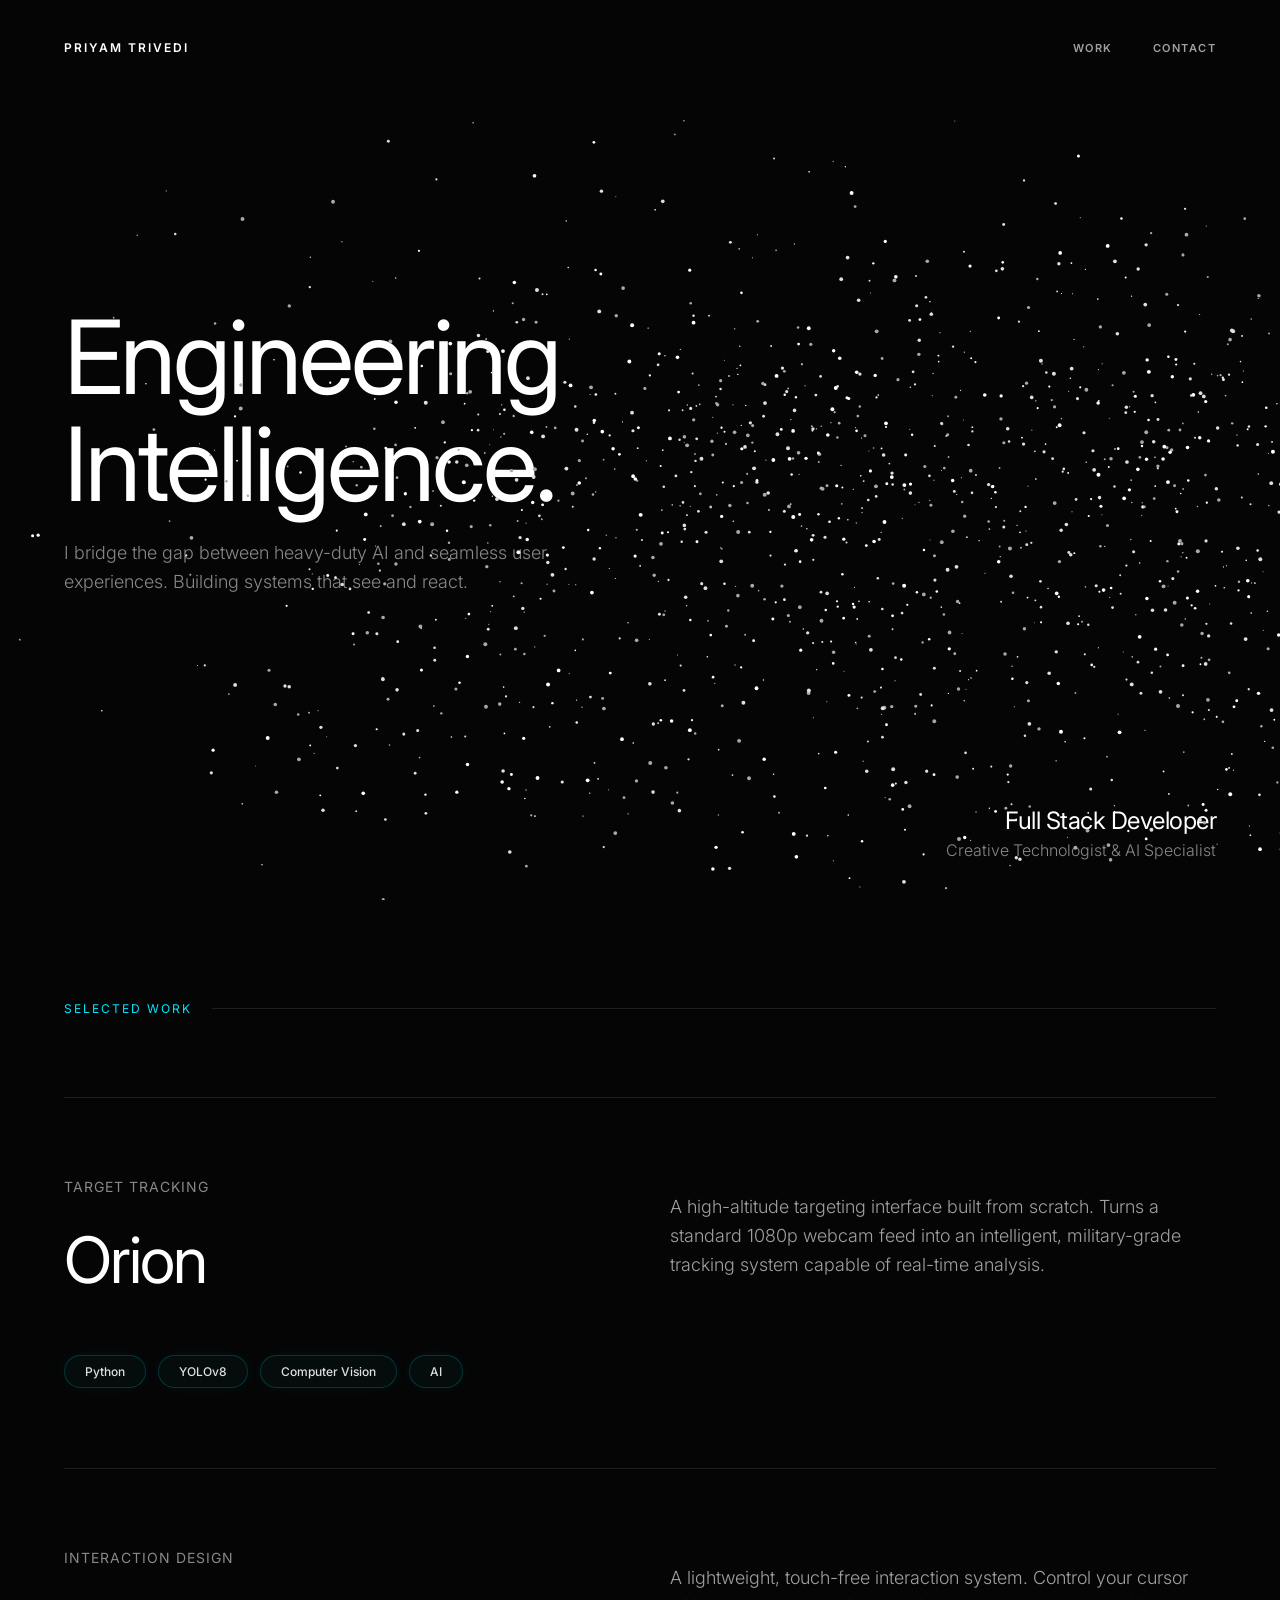
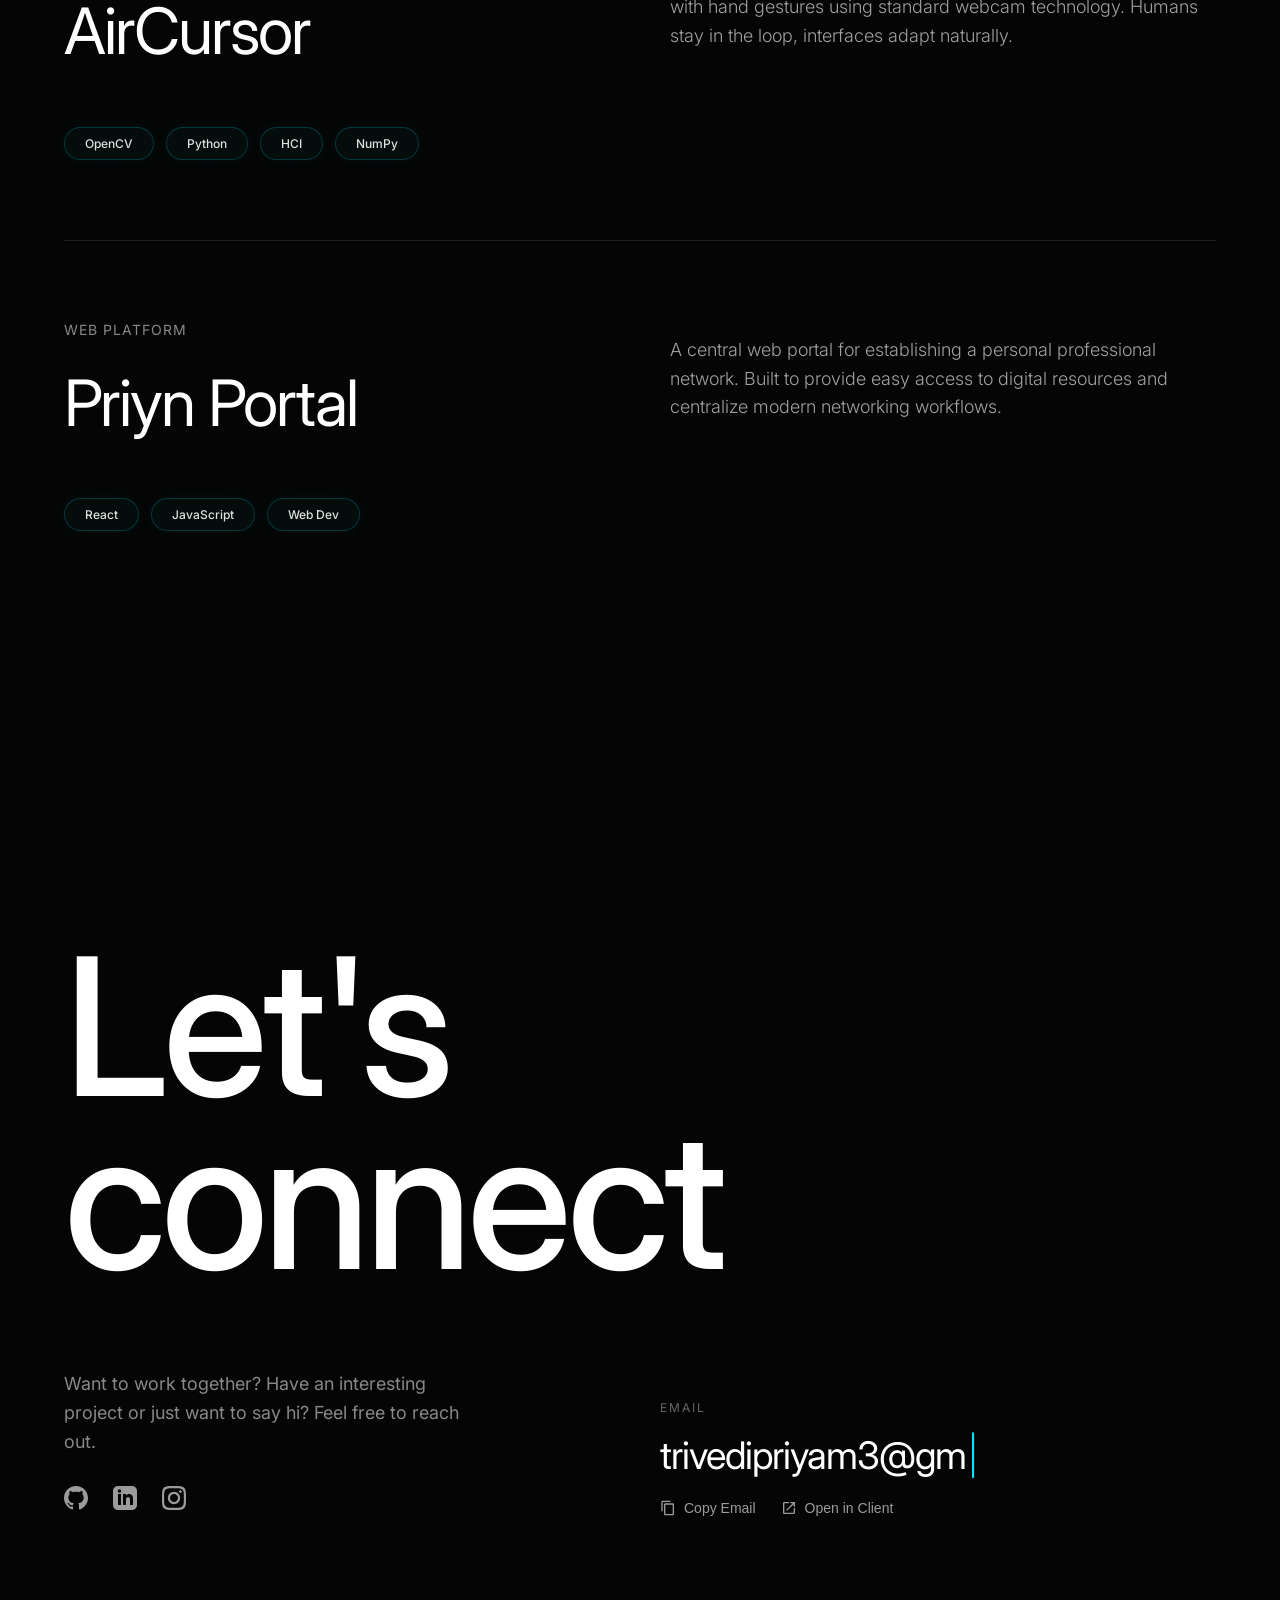
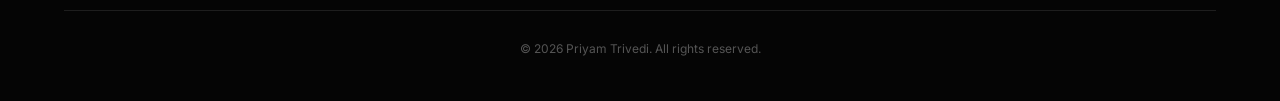
<file: Index.html>
<!DOCTYPE html>
<html lang="en">
<head>
    <meta charset="UTF-8">
    <meta name="viewport" content="width=device-width, initial-scale=1.0">
    <title>Priyam Trivedi - Portfolio</title>
    
    <link rel="preconnect" href="https://fonts.googleapis.com">
    <link rel="preconnect" href="https://fonts.gstatic.com" crossorigin>
    <link href="https://fonts.googleapis.com/css2?family=Inter:wght@300;400;500;600;800&display=swap" rel="stylesheet">
    
    <style>
        /* --- Custom Sleek Scrollbar --- */
        ::-webkit-scrollbar {
            width: 6px;
        }
        ::-webkit-scrollbar-track {
            background: #050505; 
        }
        ::-webkit-scrollbar-thumb {
            background: #2a2a2a; 
            border-radius: 10px;
        }
        ::-webkit-scrollbar-thumb:hover {
            background: #4a4a4a; 
        }
        * {
            scrollbar-width: thin;
            scrollbar-color: #2a2a2a #050505;
        }

        html {
            scroll-behavior: smooth;
        }

        body {
            margin: 0;
            padding: 0;
            background-color: #050505;
            color: #ffffff;
            font-family: 'Inter', sans-serif;
            overflow-x: hidden;
            position: relative;
            -webkit-font-smoothing: antialiased;
            -moz-osx-font-smoothing: grayscale;
        }

        /* --- Particle Canvas --- */
        #particle-canvas {
            position: fixed; 
            top: 0;
            left: 0;
            width: 100vw;
            height: 100vh;
            z-index: 100; /* Elevated to 100 to ensure it always renders on top of all backgrounds! */
            pointer-events: none; 
        }

        .content-wrapper {
            position: relative;
            z-index: 10;
        }

        /* --- Top Navigation --- */
        .top-nav {
            position: absolute;
            top: 0;
            left: 0;
            width: 100%;
            padding: 40px 5%;
            box-sizing: border-box;
            display: flex;
            justify-content: space-between;
            align-items: center;
            z-index: 20;
            pointer-events: auto;
        }

        .nav-brand {
            font-size: 12px;
            font-weight: 600;
            letter-spacing: 2px;
            text-transform: uppercase;
        }

        .nav-links {
            display: flex;
            gap: 40px;
        }

        .nav-links a {
            color: #a0a0a0;
            text-decoration: none;
            font-size: 11px;
            font-weight: 600;
            letter-spacing: 1.5px;
            text-transform: uppercase;
            transition: color 0.3s ease;
        }

        .nav-links a:hover { color: #ffffff; }

        /* --- Hero Section --- */
        .hero-section {
            height: 100vh;
            display: flex;
            align-items: center;
            padding: 0 5%;
            box-sizing: border-box;
            pointer-events: none; 
            position: relative;
        }

        .hero-main-text {
            pointer-events: auto;
            max-width: 900px;
            z-index: 2;
        }

        .hero-main-text h1 {
            font-size: clamp(60px, 8vw, 120px);
            font-weight: 400;
            margin: 0 0 20px 0;
            line-height: 1.05;
            letter-spacing: -3px;
            color: #ffffff;
        }

        .hero-main-text p {
            font-size: 18px;
            line-height: 1.6;
            color: #888;
            margin: 0;
            max-width: 500px;
            font-weight: 300;
        }

        .hero-bottom-right {
            position: absolute;
            bottom: 40px;
            right: 5%;
            text-align: right;
            pointer-events: auto;
        }

        .hero-bottom-right h2 {
            font-size: 24px;
            font-weight: 400;
            margin: 0 0 5px 0;
            letter-spacing: -0.5px;
        }

        .hero-bottom-right p {
            font-size: 16px;
            color: #888;
            margin: 0;
            font-weight: 300;
        }

        /* --- Projects Section --- */
        .projects-section {
            background: linear-gradient(to bottom, rgba(5,5,5,0) 0%, rgba(5,5,5,0.98) 15%, #050505 30%);
            padding: 100px 5% 100px 5%;
            min-height: 100vh;
            pointer-events: auto;
        }

        .section-header {
            display: flex;
            align-items: center;
            gap: 20px;
            margin-bottom: 80px;
        }

        .section-header span {
            color: #00e5ff; 
            font-size: 12px;
            letter-spacing: 2px;
            text-transform: uppercase;
        }

        .section-header hr {
            flex-grow: 1;
            border: none;
            border-top: 1px solid rgba(255, 255, 255, 0.1);
        }

        .project-row {
            display: grid;
            grid-template-columns: 1fr 1fr; 
            gap: 60px;
            padding: 80px 0;
            border-top: 1px solid rgba(255, 255, 255, 0.1);
            transition: all 0.4s ease;
        }

        .project-left {
            display: flex;
            flex-direction: column;
            justify-content: flex-start;
        }

        .project-title {
            font-size: clamp(40px, 5vw, 64px);
            font-weight: 400;
            margin: 0 0 30px 0;
            letter-spacing: -2px;
            color: #ffffff;
            line-height: 1.1;
        }

        .project-subtitle {
            font-size: 14px;
            color: #888;
            margin-bottom: 30px;
            letter-spacing: 1px;
            text-transform: uppercase;
        }

        .project-right {
            display: flex;
            flex-direction: column;
            justify-content: flex-start;
            padding-top: 15px; 
        }

        .project-right p {
            font-size: 18px;
            line-height: 1.6;
            color: #a0a0a0;
            margin: 0;
            font-weight: 300;
            max-width: 600px;
        }

        .tags-container {
            display: flex;
            flex-wrap: wrap;
            gap: 12px;
            margin-top: 30px;
        }

        .glow-tag {
            padding: 8px 20px;
            font-size: 12px;
            font-weight: 500;
            color: #e0e0e0;
            border: 1px solid rgba(0, 229, 255, 0.2); 
            border-radius: 40px;
            background: rgba(0, 229, 255, 0.03); 
            box-shadow: 0 0 15px rgba(0, 229, 255, 0.05); 
            transition: all 0.3s ease;
            cursor: default;
        }

        .project-row:hover .glow-tag {
            border-color: rgba(0, 229, 255, 0.5);
            box-shadow: 0 0 20px rgba(0, 229, 255, 0.15);
            color: #ffffff;
        }

        /* --- Contact Section --- */
        .contact-section {
            background-color: #050505;
            padding: 5vh 5% 5vh 5%;
            min-height: 100vh;
            display: flex;
            flex-direction: column;
            justify-content: space-between;
            pointer-events: auto;
            position: relative;
        }

        /* The zone for the new magnetic dot grid - FULL BLEED EDGE TO EDGE */
        .magnetic-banner-zone {
            width: 100vw; /* Spans entire screen width */
            height: 120px; 
            position: relative;
            left: 50%;
            right: 50%;
            margin-left: -50vw; /* Pulls it out of the padded container */
            margin-right: -50vw;
            margin-bottom: 60px;
            pointer-events: none;
        }

        .contact-massive-title {
            font-size: clamp(80px, 15vw, 250px);
            font-weight: 500;
            line-height: 0.9;
            letter-spacing: -5px;
            margin: 0;
            color: #ffffff;
        }

        .contact-grid {
            display: grid;
            grid-template-columns: 1fr 1fr;
            gap: 40px;
            margin-top: 80px;
            margin-bottom: 60px;
        }

        .contact-left p {
            font-size: 18px;
            color: #888;
            max-width: 400px;
            line-height: 1.6;
            margin: 0 0 30px 0;
        }

        .social-icons {
            display: flex;
            gap: 25px;
        }

        .social-icons svg {
            width: 24px;
            height: 24px;
            fill: #fff;
            transition: opacity 0.3s ease;
            cursor: pointer;
            opacity: 0.6;
        }

        .social-icons svg:hover { opacity: 1; }

        .email-zone {
            display: flex;
            flex-direction: column;
            justify-content: center;
            padding: 30px 0; 
            position: relative;
        }

        .email-label {
            font-size: 12px;
            letter-spacing: 2px;
            color: #666;
            text-transform: uppercase;
            margin-bottom: 15px;
        }

        .email-typing-container {
            display: flex;
            align-items: center;
            margin-bottom: 20px;
            min-height: 50px; 
        }

        .email-link {
            font-size: clamp(18px, 3.5vw, 38px); 
            font-weight: 400;
            color: #fff;
            text-decoration: none;
            letter-spacing: -1px;
            transition: color 0.3s;
            white-space: nowrap; 
        }

        .email-link:hover { color: #00e5ff; }

        .typing-cursor {
            font-size: clamp(18px, 3.5vw, 38px);
            font-weight: 300;
            color: #00e5ff; 
            animation: blink 1s step-end infinite;
            margin-left: 2px;
        }

        @keyframes blink {
            50% { opacity: 0; }
        }

        .email-actions {
            display: flex;
            gap: 25px;
        }

        .email-actions button {
            background: transparent;
            border: none;
            color: #fff;
            font-size: 14px;
            cursor: pointer;
            display: flex;
            align-items: center;
            gap: 8px;
            padding: 0;
            opacity: 0.6;
            transition: opacity 0.3s;
        }

        .email-actions button:hover { opacity: 1; }

        .email-actions svg {
            width: 16px;
            height: 16px;
            fill: currentColor;
        }

        .footer-credits {
            border-top: 1px solid rgba(255, 255, 255, 0.1);
            padding-top: 30px;
            font-size: 12px;
            color: #555;
            text-align: center;
        }

        /* --- Responsive Design --- */
        @media (max-width: 1024px) {
            .nav-links { display: none; } 
            .project-row { grid-template-columns: 1fr; gap: 30px; padding: 60px 0; }
            .project-right { padding-top: 0; }
            .contact-grid { grid-template-columns: 1fr; gap: 60px; }
        }

        @media (max-width: 768px) {
            .hero-section { align-items: flex-start; padding-top: 150px; }
            .hero-main-text h1 { letter-spacing: -1.5px; }
            .hero-bottom-right { bottom: 30px; right: 5%; text-align: left; left: 5%; }
            .glow-tag { padding: 6px 16px; font-size: 11px; }
            .project-title { font-size: 36px; margin-bottom: 20px; }
            .contact-massive-title { letter-spacing: -2px; }
            .email-zone { padding: 20px 10px; }
            .email-typing-container { min-height: 35px; }
            .magnetic-banner-zone { height: 80px; margin-bottom: 40px; } 
        }
    </style>
</head>
<body>

    <canvas id="particle-canvas"></canvas>

    <div class="content-wrapper">
        
        <nav class="top-nav">
            <div class="nav-brand">Priyam Trivedi</div>
            <div class="nav-links">
                <a href="#work">Work</a>
                <a href="#contact">Contact</a>
            </div>
        </nav>

        <section class="hero-section">
            <div class="hero-main-text">
                <h1>Engineering<br>Intelligence.</h1>
                <p>I bridge the gap between heavy-duty AI and seamless user experiences. Building systems that see and react.</p>
            </div>
            
            <div class="hero-bottom-right">
                <h2>Full Stack Developer</h2>
                <p>Creative Technologist & AI Specialist</p>
            </div>
        </section>

        <section class="projects-section" id="work">
            <div class="section-header">
                <span>Selected Work</span>
                <hr>
            </div>

            <div class="project-row">
                <div class="project-left">
                    <div class="project-subtitle">Target Tracking</div>
                    <h3 class="project-title">Orion</h3>
                    <div class="tags-container">
                        <span class="glow-tag">Python</span>
                        <span class="glow-tag">YOLOv8</span>
                        <span class="glow-tag">Computer Vision</span>
                        <span class="glow-tag">AI</span>
                    </div>
                </div>
                <div class="project-right">
                    <p>A high-altitude targeting interface built from scratch. Turns a standard 1080p webcam feed into an intelligent, military-grade tracking system capable of real-time analysis.</p>
                </div>
            </div>

            <div class="project-row">
                <div class="project-left">
                    <div class="project-subtitle">Interaction Design</div>
                    <h3 class="project-title">AirCursor</h3>
                    <div class="tags-container">
                        <span class="glow-tag">OpenCV</span>
                        <span class="glow-tag">Python</span>
                        <span class="glow-tag">HCI</span>
                        <span class="glow-tag">NumPy</span>
                    </div>
                </div>
                <div class="project-right">
                    <p>A lightweight, touch-free interaction system. Control your cursor with hand gestures using standard webcam technology. Humans stay in the loop, interfaces adapt naturally.</p>
                </div>
            </div>

            <div class="project-row">
                <div class="project-left">
                    <div class="project-subtitle">Web Platform</div>
                    <h3 class="project-title">Priyn Portal</h3>
                    <div class="tags-container">
                        <span class="glow-tag">React</span>
                        <span class="glow-tag">JavaScript</span>
                        <span class="glow-tag">Web Dev</span>
                    </div>
                </div>
                <div class="project-right">
                    <p>A central web portal for establishing a personal professional network. Built to provide easy access to digital resources and centralize modern networking workflows.</p>
                </div>
            </div>
        </section>

        <!-- CONTACT SECTION -->
        <section class="contact-section" id="contact">
            <!-- FULL BLEED Magnetic dot banner zone -->
            <div id="magnetic-banner-zone" class="magnetic-banner-zone"></div>

            <h2 class="contact-massive-title">Let's<br>connect</h2>
            
            <div class="contact-grid">
                <div class="contact-left">
                    <p>Want to work together? Have an interesting project or just want to say hi? Feel free to reach out.</p>
                    <div class="social-icons">
                        <!-- Github -->
                        <svg viewBox="0 0 24 24"><path d="M12 0c-6.626 0-12 5.373-12 12 0 5.302 3.438 9.8 8.207 11.387.599.111.793-.261.793-.577v-2.234c-3.338.726-4.033-1.416-4.033-1.416-.546-1.387-1.333-1.756-1.333-1.756-1.089-.745.083-.729.083-.729 1.205.084 1.839 1.237 1.839 1.237 1.07 1.834 2.807 1.304 3.492.997.107-.775.418-1.305.762-1.604-2.665-.305-5.467-1.334-5.467-5.931 0-1.311.469-2.381 1.236-3.221-.124-.303-.535-1.524.117-3.176 0 0 1.008-.322 3.301 1.23.957-.266 1.983-.399 3.003-.404 1.02.005 2.047.138 3.006.404 2.291-1.552 3.297-1.23 3.297-1.23.653 1.653.242 2.874.118 3.176.77.84 1.235 1.911 1.235 3.221 0 4.609-2.807 5.624-5.479 5.921.43.372.823 1.102.823 2.222v3.293c0 .319.192.694.801.576 4.765-1.589 8.199-6.086 8.199-11.386 0-6.627-5.373-12-12-12z"/></svg>
                        <!-- LinkedIn -->
                        <svg viewBox="0 0 24 24"><path d="M19 0h-14c-2.761 0-5 2.239-5 5v14c0 2.761 2.239 5 5 5h14c2.762 0 5-2.239 5-5v-14c0-2.761-2.238-5-5-5zm-11 19h-3v-11h3v11zm-1.5-12.268c-.966 0-1.75-.79-1.75-1.764s.784-1.764 1.75-1.764 1.75.79 1.75 1.764-.783 1.764-1.75 1.764zm13.5 12.268h-3v-5.604c0-3.368-4-3.113-4 0v5.604h-3v-11h3v1.765c1.396-2.586 7-2.777 7 2.476v6.759z"/></svg>
                        <!-- Instagram -->
                        <svg viewBox="0 0 24 24"><path d="M12 2.163c3.204 0 3.584.012 4.85.07 3.252.148 4.771 1.691 4.919 4.919.058 1.265.069 1.645.069 4.849 0 3.205-.012 3.584-.069 4.849-.149 3.225-1.664 4.771-4.919 4.919-1.266.058-1.644.07-4.85.07-3.204 0-3.584-.012-4.849-.07-3.26-.149-4.771-1.699-4.919-4.92-.058-1.265-.07-1.644-.07-4.849 0-3.204.013-3.583.07-4.849.149-3.227 1.664-4.771 4.919-4.919 1.266-.057 1.645-.069 4.849-.069zm0-2.163c-3.259 0-3.667.014-4.947.072-4.358.2-6.78 1.76-6.98 6.979-.058 1.28-.072 1.688-.072 4.948s.014 3.668.072 4.948c.2 5.214 2.623 6.78 6.98 6.979 1.28.058 1.688.072 4.947.072s3.668-.014 4.947-.072c4.354-.2 6.782-1.76 6.979-6.979.059-1.28.073-1.689.073-4.948s-.014-3.667-.072-4.947c-.196-5.21-2.624-6.78-6.979-6.98-1.28-.058-1.689-.072-4.947-.072zm0 5.838c-3.403 0-6.162 2.759-6.162 6.162s2.759 6.163 6.162 6.163 6.162-2.759 6.162-6.163c0-3.403-2.759-6.162-6.162-6.162zm0 10.162c-2.209 0-4-1.79-4-4 0-2.209 1.791-4 4-4s4 1.791 4 4c0 2.21-1.791 4-4 4zm6.406-11.845c-.796 0-1.441.645-1.441 1.44s.645 1.44 1.441 1.44c.795 0 1.439-.645 1.439-1.44s-.644-1.44-1.439-1.44z"/></svg>
                    </div>
                </div>
                
                <div class="contact-right email-zone">
                    <span class="email-label">Email</span>
                    
                    <div class="email-typing-container">
                        <a href="mailto:trivedipriyam3@gmail.com" class="email-link" id="typewriter-email"></a>
                        <span class="typing-cursor">|</span>
                    </div>

                    <div class="email-actions">
                        <button onclick="navigator.clipboard.writeText('trivedipriyam3@gmail.com')">
                            <svg viewBox="0 0 24 24"><path d="M16 1H4c-1.1 0-2 .9-2 2v14h2V3h12V1zm3 4H8c-1.1 0-2 .9-2 2v14c0 1.1.9 2 2 2h11c1.1 0 2-.9 2-2V7c0-1.1-.9-2-2-2zm0 16H8V7h11v14z"/></svg>
                            Copy Email
                        </button>
                        <button onclick="window.location.href='mailto:trivedipriyam3@gmail.com'">
                            <svg viewBox="0 0 24 24"><path d="M19 19H5V5h7V3H5c-1.11 0-2 .9-2 2v14c0 1.1.89 2 2 2h14c1.1 0 2-.9 2-2v-7h-2v7zM14 3v2h3.59l-9.83 9.83 1.41 1.41L19 6.41V10h2V3h-7z"/></svg>
                            Open in Client
                        </button>
                    </div>
                </div>
            </div>
            
            <div class="footer-credits">
                © 2026 Priyam Trivedi. All rights reserved.
            </div>
        </section>
    </div>

    <script>
        // --- EMAIL TYPEWRITER EFFECT ---
        const emailStr = "trivedipriyam3@gmail.com";
        const emailLinkEl = document.getElementById("typewriter-email");
        let charIndex = 0;
        let isDeletingText = false;
        
        function typeEffect() {
            const currentText = emailStr.substring(0, charIndex);
            emailLinkEl.textContent = currentText;

            if (!isDeletingText && charIndex < emailStr.length) {
                // Typing...
                charIndex++;
                setTimeout(typeEffect, 70 + Math.random() * 50);
            } else if (isDeletingText && charIndex > 0) {
                // Deleting...
                charIndex--;
                setTimeout(typeEffect, 30);
            } else {
                // Flip direction and Pause
                isDeletingText = !isDeletingText;
                setTimeout(typeEffect, isDeletingText ? 3000 : 800); // Wait 3s when full, wait 0.8s when empty
            }
        }
        typeEffect(); 

        // --- PARTICLE LOGIC ---
        const canvas = document.getElementById('particle-canvas');
        const ctx = canvas.getContext('2d', { willReadFrequently: true });

        let width = window.innerWidth;
        let height = window.innerHeight;
        canvas.width = width;
        canvas.height = height;

        let isMobile = window.innerWidth <= 768; 
        let particles = [];
        
        const colors = ['#ffffff', '#e0e0e0', '#aaaaaa'];
        const symbols = ["{ }", "</>", "AI", "px", "pt"];
        let currentSymbolIndex = 0;
        const maxParticles = isMobile ? 1200 : 2500; 

        // Tracks whether we are morphing text, or locking onto the contact border
        let targetMode = 'text'; 

        const mouse = {
            x: -1000, 
            y: -1000,
            baseRadius: isMobile ? 50 : 100, 
            radius: isMobile ? 50 : 100,     
            baseForce: 0.05,                 
            force: 0.05 
        };

        // Tracks the mouse position strictly to viewport and document scroll
        let lastClientX = -1000;
        let lastClientY = -1000;

        class Particle {
            constructor() {
                this.x = Math.random() * width;
                this.y = Math.random() * height;
                this.tx = 0;
                this.ty = 0;
                
                // For dynamic banner offsets
                this.offsetX = 0;
                this.offsetY = 0;

                this.vx = 0;
                this.vy = 0;
                this.size = Math.random() * 1.5 + 0.5; 
                this.color = colors[Math.floor(Math.random() * colors.length)];
                
                this.randomDriftAngle = Math.random() * Math.PI * 2;
                this.randomDriftSpeed = Math.random() * 0.02;
                
                this.isTargetAssigned = false;
            }

            update() {
                if (!this.isTargetAssigned) return;

                let finalTx = this.tx;
                let finalTy = this.ty;

                // --- Calculate real-time absolute targets for banner mode ---
                if (targetMode === 'contact') {
                    const bannerEl = document.getElementById('magnetic-banner-zone');
                    if (bannerEl) {
                        const rect = bannerEl.getBoundingClientRect();
                        const absoluteCenterY = rect.top + window.scrollY + rect.height / 2;
                        const absoluteCenterX = rect.left + window.scrollX + rect.width / 2;
                        finalTx = absoluteCenterX + this.offsetX;
                        finalTy = absoluteCenterY + this.offsetY;
                    }
                }

                // --- Repel from mouse using absolute document coords ---
                const dxMouse = this.x - mouse.x;
                const dyMouse = this.y - mouse.y;
                const distanceToMouse = Math.sqrt(dxMouse * dxMouse + dyMouse * dyMouse);

                if (distanceToMouse < mouse.radius) {
                    const forceDirectionX = dxMouse / distanceToMouse;
                    const forceDirectionY = dyMouse / distanceToMouse;
                    const forceRatio = (mouse.radius - distanceToMouse) / mouse.radius;
                    
                    this.vx += forceDirectionX * forceRatio * mouse.force * 20;
                    this.vy += forceDirectionY * forceRatio * mouse.force * 20;
                }

                this.randomDriftAngle += this.randomDriftSpeed;
                const driftX = Math.cos(this.randomDriftAngle) * 0.5;
                const driftY = Math.sin(this.randomDriftAngle) * 0.5;

                const targetXWithDrift = finalTx + driftX;
                const targetYWithDrift = finalTy + driftY;
                
                const dxTarget = targetXWithDrift - this.x;
                const dyTarget = targetYWithDrift - this.y;

                // Make the contact magnetic banner feel snappier/stiffer than the slow-morphing text
                const springForce = targetMode === 'contact' ? 0.03 : 0.008;
                const friction = targetMode === 'contact' ? 0.88 : 0.92;

                this.vx += dxTarget * springForce;
                this.vy += dyTarget * springForce;

                this.vx *= friction;
                this.vy *= friction;

                this.x += this.vx;
                this.y += this.vy;
            }

            draw() {
                if (!this.isTargetAssigned) return;
                ctx.beginPath();
                ctx.arc(this.x, this.y, this.size, 0, Math.PI * 2);
                ctx.fillStyle = this.color;
                ctx.fill();
            }
        }

        function initParticles() {
            particles = [];
            for (let i = 0; i < maxParticles; i++) {
                particles.push(new Particle());
            }
        }

        // --- FORMS TEXT SHAPES ---
        function getShapeTargets(text) {
            targetMode = 'text';
            const targets = [];
            const offCanvas = document.createElement('canvas');
            offCanvas.width = width;
            offCanvas.height = height;
            const offCtx = offCanvas.getContext('2d', { willReadFrequently: true });

            const fontFamilies = '"Inter", sans-serif';
            let currentFontSize = isMobile ? 350 : 800; 

            offCtx.font = `800 ${currentFontSize}px ${fontFamilies}`;
            const textWidth = offCtx.measureText(text).width;
            const maxWidth = isMobile ? (width * 0.90) : (width * 0.45); 

            if (textWidth > maxWidth) {
                currentFontSize = Math.floor(currentFontSize * (maxWidth / textWidth));
                offCtx.font = `800 ${currentFontSize}px ${fontFamilies}`;
            }

            offCtx.fillStyle = 'white';
            offCtx.textAlign = 'center';
            offCtx.textBaseline = 'middle';
            
            const drawX = isMobile ? (width / 2) : (width * 0.75);
            // Height is absolute Y (viewport height = document top height)
            const drawY = height / 2;
            offCtx.fillText(text, drawX, drawY); 

            try {
                const imageData = offCtx.getImageData(0, 0, width, height).data;
                const gap = isMobile ? 4 : 6; 
                for (let y = 0; y < height; y += gap) {
                    for (let x = 0; x < width; x += gap) {
                        const alphaIndex = (y * width + x) * 4 + 3;
                        if (imageData[alphaIndex] > 128) targets.push({ x, y });
                    }
                }
            } catch (e) { return; }

            if (targets.length === 0) return;

            for (let i = targets.length - 1; i > 0; i--) {
                const j = Math.floor(Math.random() * (i + 1));
                [targets[i], targets[j]] = [targets[j], targets[i]];
            }

            particles.forEach((p, index) => {
                if (index < targets.length) {
                    const target = targets[index];
                    p.tx = target.x + (Math.random() * 4 - 2);
                    p.ty = target.y + (Math.random() * 4 - 2);
                    
                    // Fast travel if coming from way down the page
                    if (Math.abs(p.y - drawY) > 800) {
                        p.x = drawX + (Math.random() - 0.5) * width;
                        p.y = drawY + (Math.random() - 0.5) * 500;
                    }
                    
                    p.isTargetAssigned = true;
                } else {
                    p.isTargetAssigned = false;
                }
            });
        }

        // --- FORMS INTERACTIVE MAGNETIC GRID BANNER ---
        function formMagneticBanner() {
            targetMode = 'contact';
            const bannerEl = document.getElementById('magnetic-banner-zone');
            if (!bannerEl) return;
            
            const rect = bannerEl.getBoundingClientRect();
            
            // Absolute coordinates on the page
            const absoluteCenterY = rect.top + window.scrollY + rect.height / 2;
            const absoluteCenterX = rect.left + window.scrollX + rect.width / 2;

            // Density: tighten the gap for a denser, more cohesive border line
            const gap = isMobile ? 10 : 14; 
            
            const w = rect.width;
            const h = rect.height;
            const cols = Math.floor(w / gap);
            const rows = Math.floor(h / gap);
            
            const targets = [];
            const startX = -(cols * gap) / 2;
            const startY = -(rows * gap) / 2;

            for (let r = 0; r <= rows; r++) {
                for (let c = 0; c <= cols; c++) {
                    targets.push({
                        ox: startX + (c * gap),
                        oy: startY + (r * gap)
                    });
                }
            }

            for (let i = targets.length - 1; i > 0; i--) {
                const j = Math.floor(Math.random() * (i + 1));
                [targets[i], targets[j]] = [targets[j], targets[i]];
            }

            particles.forEach((p, index) => {
                if (index < targets.length) {
                    const target = targets[index];
                    p.offsetX = target.ox;
                    p.offsetY = target.oy;
                    
                    // Fast travel down the page so they arrive instantly
                    if (Math.abs(p.y - absoluteCenterY) > 800) {
                        p.x = absoluteCenterX + (Math.random() - 0.5) * width;
                        p.y = absoluteCenterY + (Math.random() - 0.5) * 500;
                    }
                    
                    p.isTargetAssigned = true;
                } else {
                    p.offsetX = (Math.random() > 0.5 ? 1 : -1) * (width + 1000);
                    p.offsetY = (Math.random() > 0.5 ? 1 : -1) * (height + 1000);
                    p.isTargetAssigned = true; 
                }
            });
        }

        // --- OBSERVER TO TRIGGER CONTACT BORDER ---
        let isContactVisible = false;
        const contactSection = document.getElementById('contact');
        
        const observer = new IntersectionObserver((entries) => {
            entries.forEach(entry => {
                if (entry.isIntersecting) {
                    isContactVisible = true;
                    formMagneticBanner();
                } else {
                    if (isContactVisible) {
                        isContactVisible = false;
                        targetMode = 'text';
                        const currentText = symbols[currentSymbolIndex === 0 ? symbols.length - 1 : currentSymbolIndex - 1];
                        getShapeTargets(currentText);
                    }
                }
            });
        }, { threshold: 0.15 }); 

        observer.observe(contactSection);

        // --- ENGINE LOOP ---
        function animate() {
            // Clear the viewport sized canvas BEFORE translating
            ctx.clearRect(0, 0, width, height); 
            
            ctx.save();
            // Translate the canvas up dynamically as you scroll down
            // This firmly anchors the particles visually onto the page!
            ctx.translate(0, -window.scrollY);

            particles.forEach(p => {
                p.update();
                p.draw();
            });

            ctx.restore();
            requestAnimationFrame(animate);
        }

        function cycleSymbols() {
            if (targetMode === 'contact') return; 
            getShapeTargets(symbols[currentSymbolIndex]);
            currentSymbolIndex = (currentSymbolIndex + 1) % symbols.length;
        }

        // --- MOUSE & SCROLL EVENT LISTENERS ---
        window.addEventListener('mousemove', (e) => {
            lastClientX = e.clientX;
            lastClientY = e.clientY;
            mouse.x = lastClientX; 
            mouse.y = lastClientY + window.scrollY; // Use absolute Y
        });

        // Ensure mouse Y updates if they scroll without moving the mouse!
        window.addEventListener('scroll', () => {
            if (lastClientY !== -1000) {
                mouse.y = lastClientY + window.scrollY;
            }
        });

        // Click Explosion Mechanics
        window.addEventListener('mousedown', (e) => {
            mouse.radius = isMobile ? 80 : 150; 
            mouse.force = 0.4;                  
        });

        window.addEventListener('mouseup', () => {
            mouse.radius = mouse.baseRadius; 
            mouse.force = mouse.baseForce;   
        });

        document.addEventListener('mouseleave', () => {
            lastClientX = -1000;
            lastClientY = -1000;
            mouse.x = -1000; 
            mouse.y = -1000;
            mouse.radius = mouse.baseRadius;
            mouse.force = mouse.baseForce;
        });

        window.addEventListener('touchstart', (e) => {
            lastClientX = e.touches[0].clientX;
            lastClientY = e.touches[0].clientY;
            mouse.x = lastClientX; 
            mouse.y = lastClientY + window.scrollY;
            mouse.radius = isMobile ? 80 : 150; 
            mouse.force = 0.4;                  
        });

        window.addEventListener('touchmove', (e) => {
            lastClientX = e.touches[0].clientX;
            lastClientY = e.touches[0].clientY;
            mouse.x = lastClientX; 
            mouse.y = lastClientY + window.scrollY;
        });

        window.addEventListener('touchend', () => {
            lastClientX = -1000;
            lastClientY = -1000;
            mouse.x = -1000; 
            mouse.y = -1000;
            mouse.radius = mouse.baseRadius;
            mouse.force = mouse.baseForce;
        });

        window.addEventListener('resize', () => {
            width = window.innerWidth;
            height = window.innerHeight;
            canvas.width = width;
            canvas.height = height;
            
            isMobile = window.innerWidth <= 768;
            mouse.baseRadius = isMobile ? 50 : 100; // Keep updated on resize
            
            if (targetMode === 'text') {
                const currentText = symbols[currentSymbolIndex === 0 ? symbols.length - 1 : currentSymbolIndex - 1];
                getShapeTargets(currentText); 
            } else {
                formMagneticBanner();
            }
        });

        if (document.fonts) {
            document.fonts.ready.then(() => {
                initParticles();
                cycleSymbols();
                setInterval(cycleSymbols, 5000); 
                animate();
            });
        } else {
            window.onload = () => {
                initParticles();
                cycleSymbols();
                setInterval(cycleSymbols, 5000);
                animate();
            };
        }
    </script>
</body>
</html>
</file>
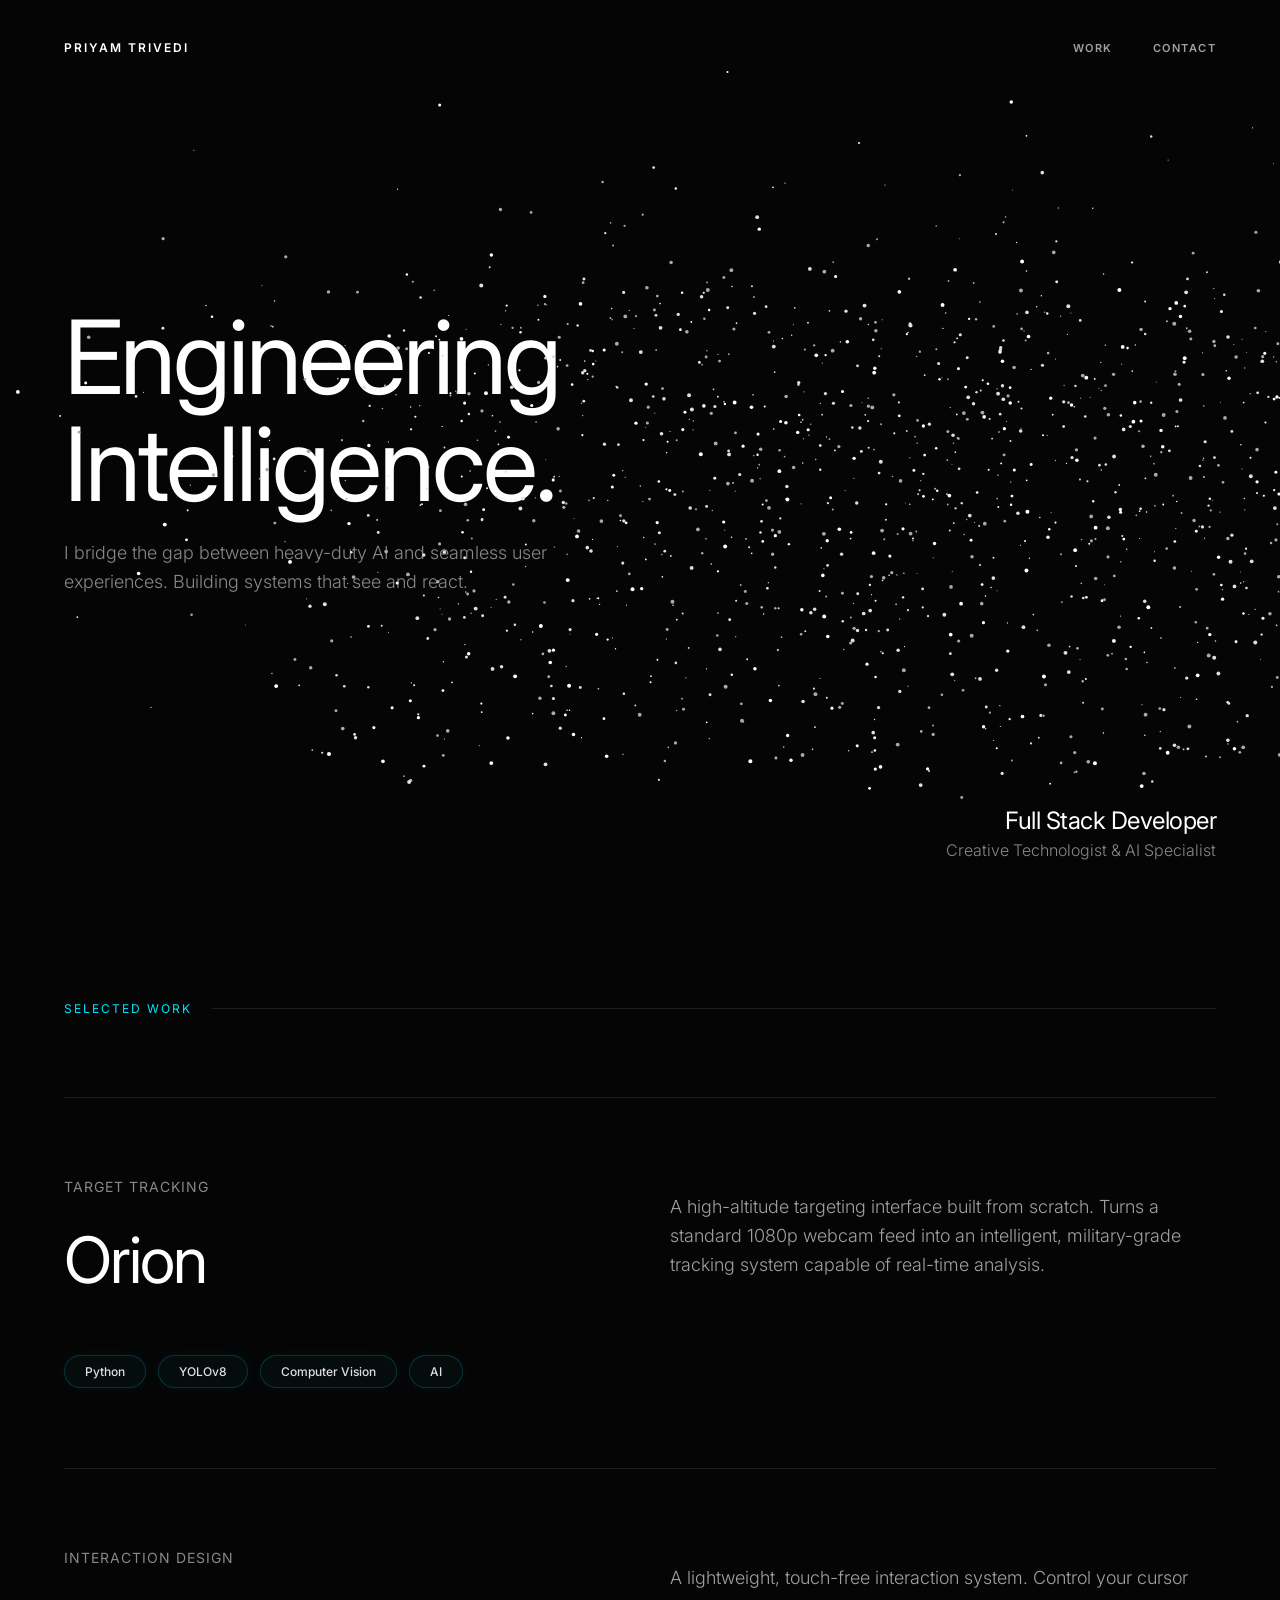
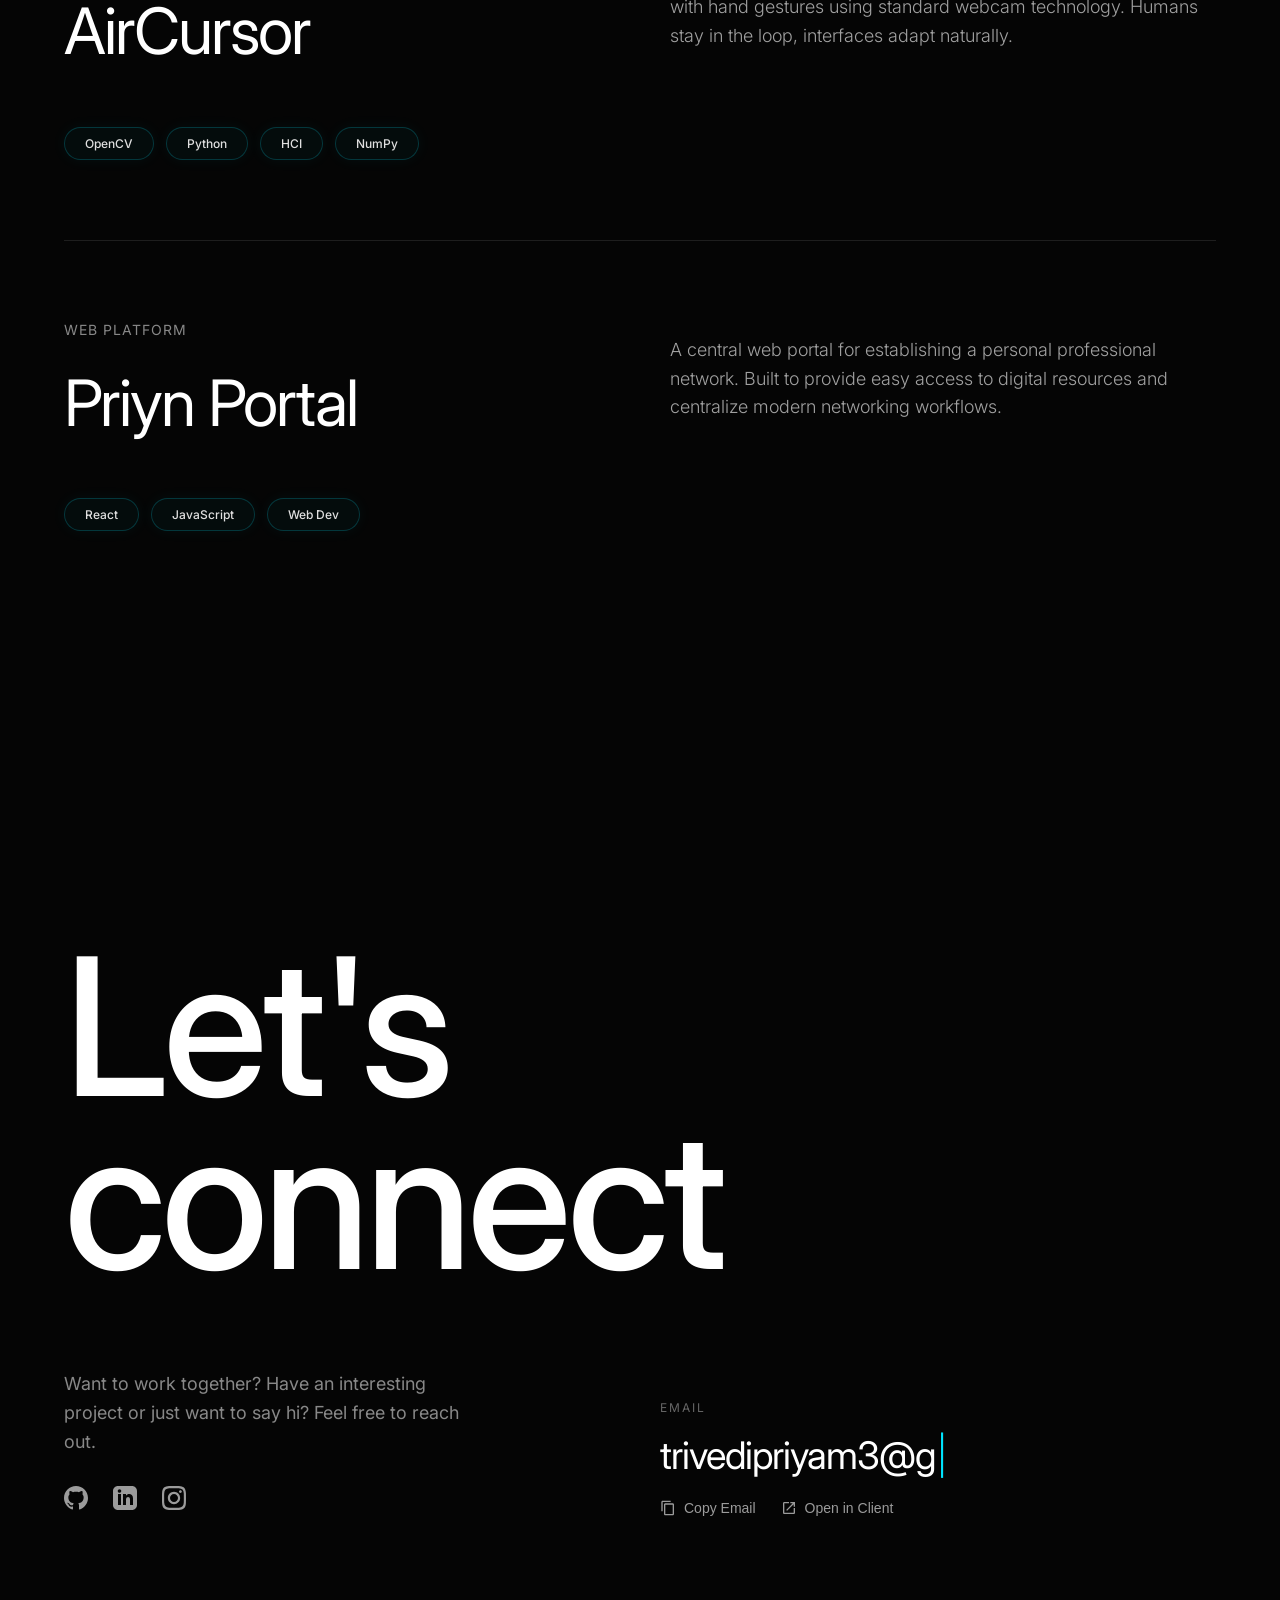
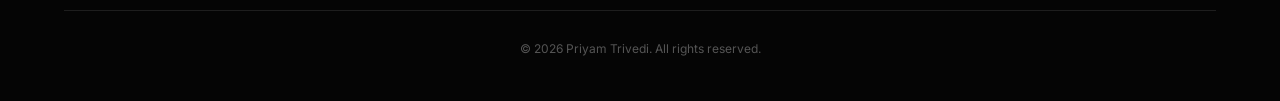
<file: Portfolio dots logic.html>
<!DOCTYPE html>
<html lang="en">
<head>
    <meta charset="UTF-8">
    <meta name="viewport" content="width=device-width, initial-scale=1.0">
    <title>Priyam Trivedi - Portfolio</title>
    
    <link rel="preconnect" href="https://fonts.googleapis.com">
    <link rel="preconnect" href="https://fonts.gstatic.com" crossorigin>
    <link href="https://fonts.googleapis.com/css2?family=Inter:wght@300;400;500;600;800&display=swap" rel="stylesheet">
    
    <style>
        /* --- Custom Sleek Scrollbar --- */
        ::-webkit-scrollbar {
            width: 6px;
        }
        ::-webkit-scrollbar-track {
            background: #050505; 
        }
        ::-webkit-scrollbar-thumb {
            background: #2a2a2a; 
            border-radius: 10px;
        }
        ::-webkit-scrollbar-thumb:hover {
            background: #4a4a4a; 
        }
        * {
            scrollbar-width: thin;
            scrollbar-color: #2a2a2a #050505;
        }

        html {
            scroll-behavior: smooth;
        }

        body {
            margin: 0;
            padding: 0;
            background-color: #050505;
            color: #ffffff;
            font-family: 'Inter', sans-serif;
            overflow-x: hidden;
            position: relative;
            -webkit-font-smoothing: antialiased;
            -moz-osx-font-smoothing: grayscale;
        }

        /* --- Particle Canvas --- */
        #particle-canvas {
            position: fixed; 
            top: 0;
            left: 0;
            width: 100vw;
            height: 100vh;
            z-index: 100; /* Elevated to 100 to ensure it always renders on top of all backgrounds! */
            pointer-events: none; 
        }

        .content-wrapper {
            position: relative;
            z-index: 10;
        }

        /* --- Top Navigation --- */
        .top-nav {
            position: absolute;
            top: 0;
            left: 0;
            width: 100%;
            padding: 40px 5%;
            box-sizing: border-box;
            display: flex;
            justify-content: space-between;
            align-items: center;
            z-index: 20;
            pointer-events: auto;
        }

        .nav-brand {
            font-size: 12px;
            font-weight: 600;
            letter-spacing: 2px;
            text-transform: uppercase;
        }

        .nav-links {
            display: flex;
            gap: 40px;
        }

        .nav-links a {
            color: #a0a0a0;
            text-decoration: none;
            font-size: 11px;
            font-weight: 600;
            letter-spacing: 1.5px;
            text-transform: uppercase;
            transition: color 0.3s ease;
        }

        .nav-links a:hover { color: #ffffff; }

        /* --- Hero Section --- */
        .hero-section {
            height: 100vh;
            display: flex;
            align-items: center;
            padding: 0 5%;
            box-sizing: border-box;
            pointer-events: none; 
            position: relative;
        }

        .hero-main-text {
            pointer-events: auto;
            max-width: 900px;
            z-index: 2;
        }

        .hero-main-text h1 {
            font-size: clamp(60px, 8vw, 120px);
            font-weight: 400;
            margin: 0 0 20px 0;
            line-height: 1.05;
            letter-spacing: -3px;
            color: #ffffff;
        }

        .hero-main-text p {
            font-size: 18px;
            line-height: 1.6;
            color: #888;
            margin: 0;
            max-width: 500px;
            font-weight: 300;
        }

        .hero-bottom-right {
            position: absolute;
            bottom: 40px;
            right: 5%;
            text-align: right;
            pointer-events: auto;
        }

        .hero-bottom-right h2 {
            font-size: 24px;
            font-weight: 400;
            margin: 0 0 5px 0;
            letter-spacing: -0.5px;
        }

        .hero-bottom-right p {
            font-size: 16px;
            color: #888;
            margin: 0;
            font-weight: 300;
        }

        /* --- Projects Section --- */
        .projects-section {
            background: linear-gradient(to bottom, rgba(5,5,5,0) 0%, rgba(5,5,5,0.98) 15%, #050505 30%);
            padding: 100px 5% 100px 5%;
            min-height: 100vh;
            pointer-events: auto;
        }

        .section-header {
            display: flex;
            align-items: center;
            gap: 20px;
            margin-bottom: 80px;
        }

        .section-header span {
            color: #00e5ff; 
            font-size: 12px;
            letter-spacing: 2px;
            text-transform: uppercase;
        }

        .section-header hr {
            flex-grow: 1;
            border: none;
            border-top: 1px solid rgba(255, 255, 255, 0.1);
        }

        .project-row {
            display: grid;
            grid-template-columns: 1fr 1fr; 
            gap: 60px;
            padding: 80px 0;
            border-top: 1px solid rgba(255, 255, 255, 0.1);
            transition: all 0.4s ease;
        }

        .project-left {
            display: flex;
            flex-direction: column;
            justify-content: flex-start;
        }

        .project-title {
            font-size: clamp(40px, 5vw, 64px);
            font-weight: 400;
            margin: 0 0 30px 0;
            letter-spacing: -2px;
            color: #ffffff;
            line-height: 1.1;
        }

        .project-subtitle {
            font-size: 14px;
            color: #888;
            margin-bottom: 30px;
            letter-spacing: 1px;
            text-transform: uppercase;
        }

        .project-right {
            display: flex;
            flex-direction: column;
            justify-content: flex-start;
            padding-top: 15px; 
        }

        .project-right p {
            font-size: 18px;
            line-height: 1.6;
            color: #a0a0a0;
            margin: 0;
            font-weight: 300;
            max-width: 600px;
        }

        .tags-container {
            display: flex;
            flex-wrap: wrap;
            gap: 12px;
            margin-top: 30px;
        }

        .glow-tag {
            padding: 8px 20px;
            font-size: 12px;
            font-weight: 500;
            color: #e0e0e0;
            border: 1px solid rgba(0, 229, 255, 0.2); 
            border-radius: 40px;
            background: rgba(0, 229, 255, 0.03); 
            box-shadow: 0 0 15px rgba(0, 229, 255, 0.05); 
            transition: all 0.3s ease;
            cursor: default;
        }

        .project-row:hover .glow-tag {
            border-color: rgba(0, 229, 255, 0.5);
            box-shadow: 0 0 20px rgba(0, 229, 255, 0.15);
            color: #ffffff;
        }

        /* --- Contact Section --- */
        .contact-section {
            background-color: #050505;
            padding: 5vh 5% 5vh 5%;
            min-height: 100vh;
            display: flex;
            flex-direction: column;
            justify-content: space-between;
            pointer-events: auto;
            position: relative;
        }

        /* The zone for the new magnetic dot grid - FULL BLEED EDGE TO EDGE */
        .magnetic-banner-zone {
            width: 100vw; /* Spans entire screen width */
            height: 120px; 
            position: relative;
            left: 50%;
            right: 50%;
            margin-left: -50vw; /* Pulls it out of the padded container */
            margin-right: -50vw;
            margin-bottom: 60px;
            pointer-events: none;
        }

        .contact-massive-title {
            font-size: clamp(80px, 15vw, 250px);
            font-weight: 500;
            line-height: 0.9;
            letter-spacing: -5px;
            margin: 0;
            color: #ffffff;
        }

        .contact-grid {
            display: grid;
            grid-template-columns: 1fr 1fr;
            gap: 40px;
            margin-top: 80px;
            margin-bottom: 60px;
        }

        .contact-left p {
            font-size: 18px;
            color: #888;
            max-width: 400px;
            line-height: 1.6;
            margin: 0 0 30px 0;
        }

        .social-icons {
            display: flex;
            gap: 25px;
        }

        .social-icons svg {
            width: 24px;
            height: 24px;
            fill: #fff;
            transition: opacity 0.3s ease;
            cursor: pointer;
            opacity: 0.6;
        }

        .social-icons svg:hover { opacity: 1; }

        .email-zone {
            display: flex;
            flex-direction: column;
            justify-content: center;
            padding: 30px 0; 
            position: relative;
        }

        .email-label {
            font-size: 12px;
            letter-spacing: 2px;
            color: #666;
            text-transform: uppercase;
            margin-bottom: 15px;
        }

        .email-typing-container {
            display: flex;
            align-items: center;
            margin-bottom: 20px;
            min-height: 50px; 
        }

        .email-link {
            font-size: clamp(18px, 3.5vw, 38px); 
            font-weight: 400;
            color: #fff;
            text-decoration: none;
            letter-spacing: -1px;
            transition: color 0.3s;
            white-space: nowrap; 
        }

        .email-link:hover { color: #00e5ff; }

        .typing-cursor {
            font-size: clamp(18px, 3.5vw, 38px);
            font-weight: 300;
            color: #00e5ff; 
            animation: blink 1s step-end infinite;
            margin-left: 2px;
        }

        @keyframes blink {
            50% { opacity: 0; }
        }

        .email-actions {
            display: flex;
            gap: 25px;
        }

        .email-actions button {
            background: transparent;
            border: none;
            color: #fff;
            font-size: 14px;
            cursor: pointer;
            display: flex;
            align-items: center;
            gap: 8px;
            padding: 0;
            opacity: 0.6;
            transition: opacity 0.3s;
        }

        .email-actions button:hover { opacity: 1; }

        .email-actions svg {
            width: 16px;
            height: 16px;
            fill: currentColor;
        }

        .footer-credits {
            border-top: 1px solid rgba(255, 255, 255, 0.1);
            padding-top: 30px;
            font-size: 12px;
            color: #555;
            text-align: center;
        }

        /* --- Responsive Design --- */
        @media (max-width: 1024px) {
            .nav-links { display: none; } 
            .project-row { grid-template-columns: 1fr; gap: 30px; padding: 60px 0; }
            .project-right { padding-top: 0; }
            .contact-grid { grid-template-columns: 1fr; gap: 60px; }
        }

        @media (max-width: 768px) {
            .hero-section { align-items: flex-start; padding-top: 150px; }
            .hero-main-text h1 { letter-spacing: -1.5px; }
            .hero-bottom-right { bottom: 30px; right: 5%; text-align: left; left: 5%; }
            .glow-tag { padding: 6px 16px; font-size: 11px; }
            .project-title { font-size: 36px; margin-bottom: 20px; }
            .contact-massive-title { letter-spacing: -2px; }
            .email-zone { padding: 20px 10px; }
            .email-typing-container { min-height: 35px; }
            .magnetic-banner-zone { height: 80px; margin-bottom: 40px; } 
        }
    </style>
</head>
<body>

    <canvas id="particle-canvas"></canvas>

    <div class="content-wrapper">
        
        <nav class="top-nav">
            <div class="nav-brand">Priyam Trivedi</div>
            <div class="nav-links">
                <a href="#work">Work</a>
                <a href="#contact">Contact</a>
            </div>
        </nav>

        <section class="hero-section">
            <div class="hero-main-text">
                <h1>Engineering<br>Intelligence.</h1>
                <p>I bridge the gap between heavy-duty AI and seamless user experiences. Building systems that see and react.</p>
            </div>
            
            <div class="hero-bottom-right">
                <h2>Full Stack Developer</h2>
                <p>Creative Technologist & AI Specialist</p>
            </div>
        </section>

        <section class="projects-section" id="work">
            <div class="section-header">
                <span>Selected Work</span>
                <hr>
            </div>

            <div class="project-row">
                <div class="project-left">
                    <div class="project-subtitle">Target Tracking</div>
                    <h3 class="project-title">Orion</h3>
                    <div class="tags-container">
                        <span class="glow-tag">Python</span>
                        <span class="glow-tag">YOLOv8</span>
                        <span class="glow-tag">Computer Vision</span>
                        <span class="glow-tag">AI</span>
                    </div>
                </div>
                <div class="project-right">
                    <p>A high-altitude targeting interface built from scratch. Turns a standard 1080p webcam feed into an intelligent, military-grade tracking system capable of real-time analysis.</p>
                </div>
            </div>

            <div class="project-row">
                <div class="project-left">
                    <div class="project-subtitle">Interaction Design</div>
                    <h3 class="project-title">AirCursor</h3>
                    <div class="tags-container">
                        <span class="glow-tag">OpenCV</span>
                        <span class="glow-tag">Python</span>
                        <span class="glow-tag">HCI</span>
                        <span class="glow-tag">NumPy</span>
                    </div>
                </div>
                <div class="project-right">
                    <p>A lightweight, touch-free interaction system. Control your cursor with hand gestures using standard webcam technology. Humans stay in the loop, interfaces adapt naturally.</p>
                </div>
            </div>

            <div class="project-row">
                <div class="project-left">
                    <div class="project-subtitle">Web Platform</div>
                    <h3 class="project-title">Priyn Portal</h3>
                    <div class="tags-container">
                        <span class="glow-tag">React</span>
                        <span class="glow-tag">JavaScript</span>
                        <span class="glow-tag">Web Dev</span>
                    </div>
                </div>
                <div class="project-right">
                    <p>A central web portal for establishing a personal professional network. Built to provide easy access to digital resources and centralize modern networking workflows.</p>
                </div>
            </div>
        </section>

        <!-- CONTACT SECTION -->
        <section class="contact-section" id="contact">
            <!-- FULL BLEED Magnetic dot banner zone -->
            <div id="magnetic-banner-zone" class="magnetic-banner-zone"></div>

            <h2 class="contact-massive-title">Let's<br>connect</h2>
            
            <div class="contact-grid">
                <div class="contact-left">
                    <p>Want to work together? Have an interesting project or just want to say hi? Feel free to reach out.</p>
                    <div class="social-icons">
                        <!-- Github -->
                        <svg viewBox="0 0 24 24"><path d="M12 0c-6.626 0-12 5.373-12 12 0 5.302 3.438 9.8 8.207 11.387.599.111.793-.261.793-.577v-2.234c-3.338.726-4.033-1.416-4.033-1.416-.546-1.387-1.333-1.756-1.333-1.756-1.089-.745.083-.729.083-.729 1.205.084 1.839 1.237 1.839 1.237 1.07 1.834 2.807 1.304 3.492.997.107-.775.418-1.305.762-1.604-2.665-.305-5.467-1.334-5.467-5.931 0-1.311.469-2.381 1.236-3.221-.124-.303-.535-1.524.117-3.176 0 0 1.008-.322 3.301 1.23.957-.266 1.983-.399 3.003-.404 1.02.005 2.047.138 3.006.404 2.291-1.552 3.297-1.23 3.297-1.23.653 1.653.242 2.874.118 3.176.77.84 1.235 1.911 1.235 3.221 0 4.609-2.807 5.624-5.479 5.921.43.372.823 1.102.823 2.222v3.293c0 .319.192.694.801.576 4.765-1.589 8.199-6.086 8.199-11.386 0-6.627-5.373-12-12-12z"/></svg>
                        <!-- LinkedIn -->
                        <svg viewBox="0 0 24 24"><path d="M19 0h-14c-2.761 0-5 2.239-5 5v14c0 2.761 2.239 5 5 5h14c2.762 0 5-2.239 5-5v-14c0-2.761-2.238-5-5-5zm-11 19h-3v-11h3v11zm-1.5-12.268c-.966 0-1.75-.79-1.75-1.764s.784-1.764 1.75-1.764 1.75.79 1.75 1.764-.783 1.764-1.75 1.764zm13.5 12.268h-3v-5.604c0-3.368-4-3.113-4 0v5.604h-3v-11h3v1.765c1.396-2.586 7-2.777 7 2.476v6.759z"/></svg>
                        <!-- Instagram -->
                        <svg viewBox="0 0 24 24"><path d="M12 2.163c3.204 0 3.584.012 4.85.07 3.252.148 4.771 1.691 4.919 4.919.058 1.265.069 1.645.069 4.849 0 3.205-.012 3.584-.069 4.849-.149 3.225-1.664 4.771-4.919 4.919-1.266.058-1.644.07-4.85.07-3.204 0-3.584-.012-4.849-.07-3.26-.149-4.771-1.699-4.919-4.92-.058-1.265-.07-1.644-.07-4.849 0-3.204.013-3.583.07-4.849.149-3.227 1.664-4.771 4.919-4.919 1.266-.057 1.645-.069 4.849-.069zm0-2.163c-3.259 0-3.667.014-4.947.072-4.358.2-6.78 1.76-6.98 6.979-.058 1.28-.072 1.688-.072 4.948s.014 3.668.072 4.948c.2 5.214 2.623 6.78 6.98 6.979 1.28.058 1.688.072 4.947.072s3.668-.014 4.947-.072c4.354-.2 6.782-1.76 6.979-6.979.059-1.28.073-1.689.073-4.948s-.014-3.667-.072-4.947c-.196-5.21-2.624-6.78-6.979-6.98-1.28-.058-1.689-.072-4.947-.072zm0 5.838c-3.403 0-6.162 2.759-6.162 6.162s2.759 6.163 6.162 6.163 6.162-2.759 6.162-6.163c0-3.403-2.759-6.162-6.162-6.162zm0 10.162c-2.209 0-4-1.79-4-4 0-2.209 1.791-4 4-4s4 1.791 4 4c0 2.21-1.791 4-4 4zm6.406-11.845c-.796 0-1.441.645-1.441 1.44s.645 1.44 1.441 1.44c.795 0 1.439-.645 1.439-1.44s-.644-1.44-1.439-1.44z"/></svg>
                    </div>
                </div>
                
                <div class="contact-right email-zone">
                    <span class="email-label">Email</span>
                    
                    <div class="email-typing-container">
                        <a href="mailto:trivedipriyam3@gmail.com" class="email-link" id="typewriter-email"></a>
                        <span class="typing-cursor">|</span>
                    </div>

                    <div class="email-actions">
                        <button onclick="navigator.clipboard.writeText('trivedipriyam3@gmail.com')">
                            <svg viewBox="0 0 24 24"><path d="M16 1H4c-1.1 0-2 .9-2 2v14h2V3h12V1zm3 4H8c-1.1 0-2 .9-2 2v14c0 1.1.9 2 2 2h11c1.1 0 2-.9 2-2V7c0-1.1-.9-2-2-2zm0 16H8V7h11v14z"/></svg>
                            Copy Email
                        </button>
                        <button onclick="window.location.href='mailto:trivedipriyam3@gmail.com'">
                            <svg viewBox="0 0 24 24"><path d="M19 19H5V5h7V3H5c-1.11 0-2 .9-2 2v14c0 1.1.89 2 2 2h14c1.1 0 2-.9 2-2v-7h-2v7zM14 3v2h3.59l-9.83 9.83 1.41 1.41L19 6.41V10h2V3h-7z"/></svg>
                            Open in Client
                        </button>
                    </div>
                </div>
            </div>
            
            <div class="footer-credits">
                © 2026 Priyam Trivedi. All rights reserved.
            </div>
        </section>
    </div>

    <script>
        // --- EMAIL TYPEWRITER EFFECT ---
        const emailStr = "trivedipriyam3@gmail.com";
        const emailLinkEl = document.getElementById("typewriter-email");
        let charIndex = 0;
        let isDeletingText = false;
        
        function typeEffect() {
            const currentText = emailStr.substring(0, charIndex);
            emailLinkEl.textContent = currentText;

            if (!isDeletingText && charIndex < emailStr.length) {
                // Typing...
                charIndex++;
                setTimeout(typeEffect, 70 + Math.random() * 50);
            } else if (isDeletingText && charIndex > 0) {
                // Deleting...
                charIndex--;
                setTimeout(typeEffect, 30);
            } else {
                // Flip direction and Pause
                isDeletingText = !isDeletingText;
                setTimeout(typeEffect, isDeletingText ? 3000 : 800); // Wait 3s when full, wait 0.8s when empty
            }
        }
        typeEffect(); 

        // --- PARTICLE LOGIC ---
        const canvas = document.getElementById('particle-canvas');
        const ctx = canvas.getContext('2d', { willReadFrequently: true });

        let width = window.innerWidth;
        let height = window.innerHeight;
        canvas.width = width;
        canvas.height = height;

        let isMobile = window.innerWidth <= 768; 
        let particles = [];
        
        const colors = ['#ffffff', '#e0e0e0', '#aaaaaa'];
        const symbols = ["{ }", "</>", "AI", "px", "pt"];
        let currentSymbolIndex = 0;
        const maxParticles = isMobile ? 1200 : 2500; 

        // Tracks whether we are morphing text, or locking onto the contact border
        let targetMode = 'text'; 

        const mouse = {
            x: -1000, 
            y: -1000,
            baseRadius: isMobile ? 50 : 100, 
            radius: isMobile ? 50 : 100,     
            baseForce: 0.05,                 
            force: 0.05 
        };

        // Tracks the mouse position strictly to viewport and document scroll
        let lastClientX = -1000;
        let lastClientY = -1000;

        class Particle {
            constructor() {
                this.x = Math.random() * width;
                this.y = Math.random() * height;
                this.tx = 0;
                this.ty = 0;
                
                // For dynamic banner offsets
                this.offsetX = 0;
                this.offsetY = 0;

                this.vx = 0;
                this.vy = 0;
                this.size = Math.random() * 1.5 + 0.5; 
                this.color = colors[Math.floor(Math.random() * colors.length)];
                
                this.randomDriftAngle = Math.random() * Math.PI * 2;
                this.randomDriftSpeed = Math.random() * 0.02;
                
                this.isTargetAssigned = false;
            }

            update() {
                if (!this.isTargetAssigned) return;

                let finalTx = this.tx;
                let finalTy = this.ty;

                // --- Calculate real-time absolute targets for banner mode ---
                if (targetMode === 'contact') {
                    const bannerEl = document.getElementById('magnetic-banner-zone');
                    if (bannerEl) {
                        const rect = bannerEl.getBoundingClientRect();
                        const absoluteCenterY = rect.top + window.scrollY + rect.height / 2;
                        const absoluteCenterX = rect.left + window.scrollX + rect.width / 2;
                        finalTx = absoluteCenterX + this.offsetX;
                        finalTy = absoluteCenterY + this.offsetY;
                    }
                }

                // --- Repel from mouse using absolute document coords ---
                const dxMouse = this.x - mouse.x;
                const dyMouse = this.y - mouse.y;
                const distanceToMouse = Math.sqrt(dxMouse * dxMouse + dyMouse * dyMouse);

                if (distanceToMouse < mouse.radius) {
                    const forceDirectionX = dxMouse / distanceToMouse;
                    const forceDirectionY = dyMouse / distanceToMouse;
                    const forceRatio = (mouse.radius - distanceToMouse) / mouse.radius;
                    
                    this.vx += forceDirectionX * forceRatio * mouse.force * 20;
                    this.vy += forceDirectionY * forceRatio * mouse.force * 20;
                }

                this.randomDriftAngle += this.randomDriftSpeed;
                const driftX = Math.cos(this.randomDriftAngle) * 0.5;
                const driftY = Math.sin(this.randomDriftAngle) * 0.5;

                const targetXWithDrift = finalTx + driftX;
                const targetYWithDrift = finalTy + driftY;
                
                const dxTarget = targetXWithDrift - this.x;
                const dyTarget = targetYWithDrift - this.y;

                // Make the contact magnetic banner feel snappier/stiffer than the slow-morphing text
                const springForce = targetMode === 'contact' ? 0.03 : 0.008;
                const friction = targetMode === 'contact' ? 0.88 : 0.92;

                this.vx += dxTarget * springForce;
                this.vy += dyTarget * springForce;

                this.vx *= friction;
                this.vy *= friction;

                this.x += this.vx;
                this.y += this.vy;
            }

            draw() {
                if (!this.isTargetAssigned) return;
                ctx.beginPath();
                ctx.arc(this.x, this.y, this.size, 0, Math.PI * 2);
                ctx.fillStyle = this.color;
                ctx.fill();
            }
        }

        function initParticles() {
            particles = [];
            for (let i = 0; i < maxParticles; i++) {
                particles.push(new Particle());
            }
        }

        // --- FORMS TEXT SHAPES ---
        function getShapeTargets(text) {
            targetMode = 'text';
            const targets = [];
            const offCanvas = document.createElement('canvas');
            offCanvas.width = width;
            offCanvas.height = height;
            const offCtx = offCanvas.getContext('2d', { willReadFrequently: true });

            const fontFamilies = '"Inter", sans-serif';
            let currentFontSize = isMobile ? 350 : 800; 

            offCtx.font = `800 ${currentFontSize}px ${fontFamilies}`;
            const textWidth = offCtx.measureText(text).width;
            const maxWidth = isMobile ? (width * 0.90) : (width * 0.45); 

            if (textWidth > maxWidth) {
                currentFontSize = Math.floor(currentFontSize * (maxWidth / textWidth));
                offCtx.font = `800 ${currentFontSize}px ${fontFamilies}`;
            }

            offCtx.fillStyle = 'white';
            offCtx.textAlign = 'center';
            offCtx.textBaseline = 'middle';
            
            const drawX = isMobile ? (width / 2) : (width * 0.75);
            // Height is absolute Y (viewport height = document top height)
            const drawY = height / 2;
            offCtx.fillText(text, drawX, drawY); 

            try {
                const imageData = offCtx.getImageData(0, 0, width, height).data;
                const gap = isMobile ? 4 : 6; 
                for (let y = 0; y < height; y += gap) {
                    for (let x = 0; x < width; x += gap) {
                        const alphaIndex = (y * width + x) * 4 + 3;
                        if (imageData[alphaIndex] > 128) targets.push({ x, y });
                    }
                }
            } catch (e) { return; }

            if (targets.length === 0) return;

            for (let i = targets.length - 1; i > 0; i--) {
                const j = Math.floor(Math.random() * (i + 1));
                [targets[i], targets[j]] = [targets[j], targets[i]];
            }

            particles.forEach((p, index) => {
                if (index < targets.length) {
                    const target = targets[index];
                    p.tx = target.x + (Math.random() * 4 - 2);
                    p.ty = target.y + (Math.random() * 4 - 2);
                    
                    // Fast travel if coming from way down the page
                    if (Math.abs(p.y - drawY) > 800) {
                        p.x = drawX + (Math.random() - 0.5) * width;
                        p.y = drawY + (Math.random() - 0.5) * 500;
                    }
                    
                    p.isTargetAssigned = true;
                } else {
                    p.isTargetAssigned = false;
                }
            });
        }

        // --- FORMS INTERACTIVE MAGNETIC GRID BANNER ---
        function formMagneticBanner() {
            targetMode = 'contact';
            const bannerEl = document.getElementById('magnetic-banner-zone');
            if (!bannerEl) return;
            
            const rect = bannerEl.getBoundingClientRect();
            
            // Absolute coordinates on the page
            const absoluteCenterY = rect.top + window.scrollY + rect.height / 2;
            const absoluteCenterX = rect.left + window.scrollX + rect.width / 2;

            // Density: tighten the gap for a denser, more cohesive border line
            const gap = isMobile ? 10 : 14; 
            
            const w = rect.width;
            const h = rect.height;
            const cols = Math.floor(w / gap);
            const rows = Math.floor(h / gap);
            
            const targets = [];
            const startX = -(cols * gap) / 2;
            const startY = -(rows * gap) / 2;

            for (let r = 0; r <= rows; r++) {
                for (let c = 0; c <= cols; c++) {
                    targets.push({
                        ox: startX + (c * gap),
                        oy: startY + (r * gap)
                    });
                }
            }

            for (let i = targets.length - 1; i > 0; i--) {
                const j = Math.floor(Math.random() * (i + 1));
                [targets[i], targets[j]] = [targets[j], targets[i]];
            }

            particles.forEach((p, index) => {
                if (index < targets.length) {
                    const target = targets[index];
                    p.offsetX = target.ox;
                    p.offsetY = target.oy;
                    
                    // Fast travel down the page so they arrive instantly
                    if (Math.abs(p.y - absoluteCenterY) > 800) {
                        p.x = absoluteCenterX + (Math.random() - 0.5) * width;
                        p.y = absoluteCenterY + (Math.random() - 0.5) * 500;
                    }
                    
                    p.isTargetAssigned = true;
                } else {
                    p.offsetX = (Math.random() > 0.5 ? 1 : -1) * (width + 1000);
                    p.offsetY = (Math.random() > 0.5 ? 1 : -1) * (height + 1000);
                    p.isTargetAssigned = true; 
                }
            });
        }

        // --- OBSERVER TO TRIGGER CONTACT BORDER ---
        let isContactVisible = false;
        const contactSection = document.getElementById('contact');
        
        const observer = new IntersectionObserver((entries) => {
            entries.forEach(entry => {
                if (entry.isIntersecting) {
                    isContactVisible = true;
                    formMagneticBanner();
                } else {
                    if (isContactVisible) {
                        isContactVisible = false;
                        targetMode = 'text';
                        const currentText = symbols[currentSymbolIndex === 0 ? symbols.length - 1 : currentSymbolIndex - 1];
                        getShapeTargets(currentText);
                    }
                }
            });
        }, { threshold: 0.15 }); 

        observer.observe(contactSection);

        // --- ENGINE LOOP ---
        function animate() {
            // Clear the viewport sized canvas BEFORE translating
            ctx.clearRect(0, 0, width, height); 
            
            ctx.save();
            // Translate the canvas up dynamically as you scroll down
            // This firmly anchors the particles visually onto the page!
            ctx.translate(0, -window.scrollY);

            particles.forEach(p => {
                p.update();
                p.draw();
            });

            ctx.restore();
            requestAnimationFrame(animate);
        }

        function cycleSymbols() {
            if (targetMode === 'contact') return; 
            getShapeTargets(symbols[currentSymbolIndex]);
            currentSymbolIndex = (currentSymbolIndex + 1) % symbols.length;
        }

        // --- MOUSE & SCROLL EVENT LISTENERS ---
        window.addEventListener('mousemove', (e) => {
            lastClientX = e.clientX;
            lastClientY = e.clientY;
            mouse.x = lastClientX; 
            mouse.y = lastClientY + window.scrollY; // Use absolute Y
        });

        // Ensure mouse Y updates if they scroll without moving the mouse!
        window.addEventListener('scroll', () => {
            if (lastClientY !== -1000) {
                mouse.y = lastClientY + window.scrollY;
            }
        });

        // Click Explosion Mechanics
        window.addEventListener('mousedown', (e) => {
            mouse.radius = isMobile ? 80 : 150; 
            mouse.force = 0.4;                  
        });

        window.addEventListener('mouseup', () => {
            mouse.radius = mouse.baseRadius; 
            mouse.force = mouse.baseForce;   
        });

        document.addEventListener('mouseleave', () => {
            lastClientX = -1000;
            lastClientY = -1000;
            mouse.x = -1000; 
            mouse.y = -1000;
            mouse.radius = mouse.baseRadius;
            mouse.force = mouse.baseForce;
        });

        window.addEventListener('touchstart', (e) => {
            lastClientX = e.touches[0].clientX;
            lastClientY = e.touches[0].clientY;
            mouse.x = lastClientX; 
            mouse.y = lastClientY + window.scrollY;
            mouse.radius = isMobile ? 80 : 150; 
            mouse.force = 0.4;                  
        });

        window.addEventListener('touchmove', (e) => {
            lastClientX = e.touches[0].clientX;
            lastClientY = e.touches[0].clientY;
            mouse.x = lastClientX; 
            mouse.y = lastClientY + window.scrollY;
        });

        window.addEventListener('touchend', () => {
            lastClientX = -1000;
            lastClientY = -1000;
            mouse.x = -1000; 
            mouse.y = -1000;
            mouse.radius = mouse.baseRadius;
            mouse.force = mouse.baseForce;
        });

        window.addEventListener('resize', () => {
            width = window.innerWidth;
            height = window.innerHeight;
            canvas.width = width;
            canvas.height = height;
            
            isMobile = window.innerWidth <= 768;
            mouse.baseRadius = isMobile ? 50 : 100; // Keep updated on resize
            
            if (targetMode === 'text') {
                const currentText = symbols[currentSymbolIndex === 0 ? symbols.length - 1 : currentSymbolIndex - 1];
                getShapeTargets(currentText); 
            } else {
                formMagneticBanner();
            }
        });

        if (document.fonts) {
            document.fonts.ready.then(() => {
                initParticles();
                cycleSymbols();
                setInterval(cycleSymbols, 5000); 
                animate();
            });
        } else {
            window.onload = () => {
                initParticles();
                cycleSymbols();
                setInterval(cycleSymbols, 5000);
                animate();
            };
        }
    </script>
</body>
</html>
</file>
